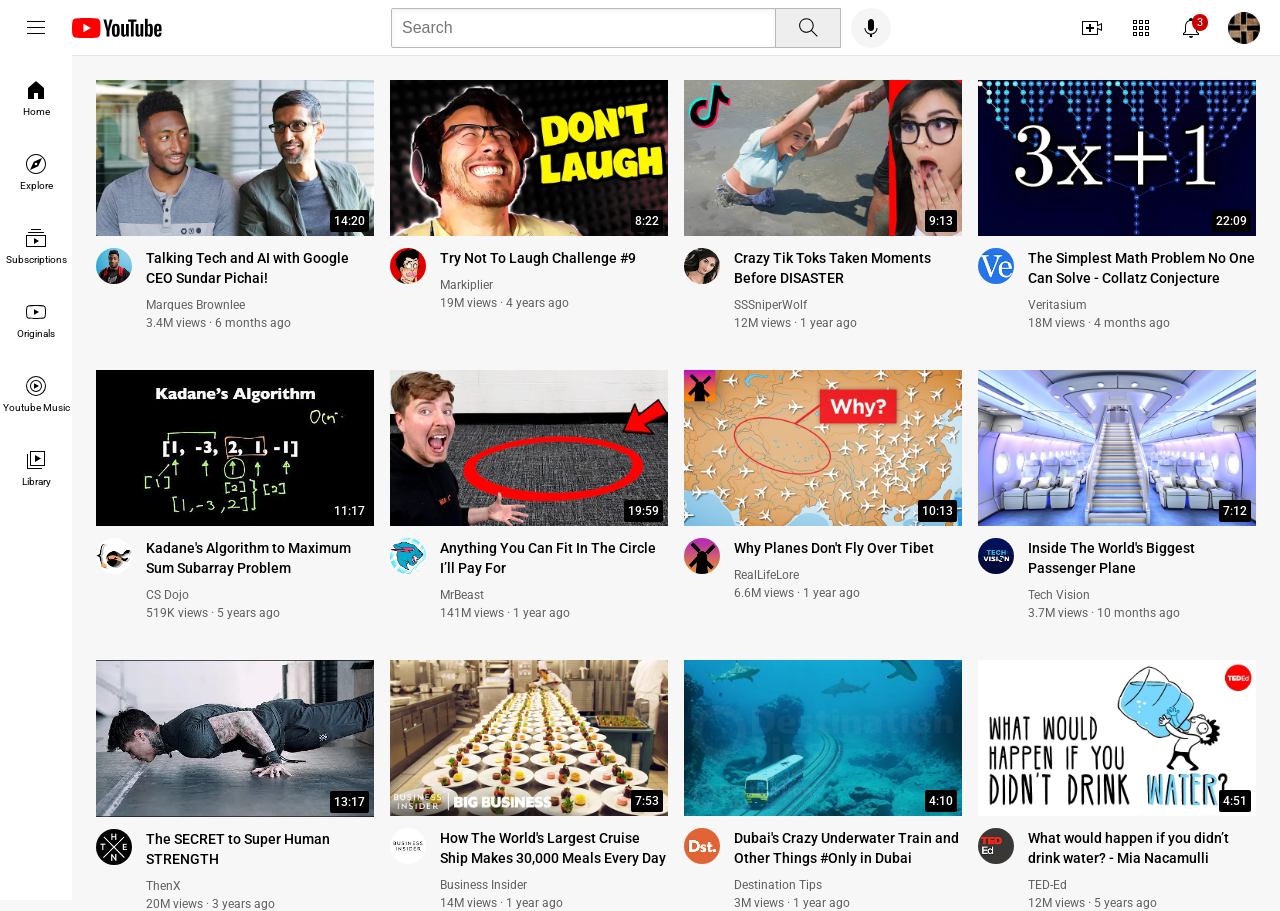
<file: index.html>
<!DOCTYPE html>
<html>
    <head>
        <title>Youtube.com Clone</title>
        <link rel="preconnect" href="https://fonts.googleapis.com">
        <link rel="preconnect" href="https://fonts.gstatic.com" crossorigin>
        <link href="https://fonts.googleapis.com/css2?family=Roboto:ital,wght@400;500;700&display=swap" rel="stylesheet">
        <link rel="stylesheet" href="styles/general.css">
        <link rel="stylesheet" href="styles/header.css">
        <link rel="stylesheet" href="styles/video.css">
        <link rel="stylesheet" href="styles/sidebar.css">
    </head>
    <body>
        <!--
        display property
        block element = takes all the entire line like a paragraph even if we change the width
        inline block element = takes as much space as they need like the image and input elements
        inline element = just appear inside text elements like span and strong
        a div is a block element thats is meant to be a container

        Nested layouts technique = combination of
        Vertical layout
        Horizontal layout
        -->
        <!--
        Semantic elements
        They are the same as divs but they give special meaning
        and instruction to seach engines (header, nav, main and section)
        -->
        <header class="header">
            <div class="left-section">
                <img class="hamburger-menu" src="icons/hamburger-menu.svg">
                <img class="youtube-logo" src="icons/youtube-logo.svg">
            </div>
            <div class="middle-section">
                <!--type text, checkbox...-->
                <input class="search-bar" type="text" placeholder="Search">
                <button class="search-button">
                    <img class="search-icon" src="icons/search.svg">
                    <div class="tooltip">Search</div>
                </button>
                <button class="voice-search-button">
                    <img class="voice-search-icon" src="icons/voice-search-icon.svg">
                    <div class="tooltip">Search with your voice</div>
                </button>
            </div>
            <div class="right-section">
                <div class="upload-icon-container">
                    <img class="upload-icon" src="icons/upload.svg">
                    <div class="tooltip">Create</div>
                </div>
                <div class="youtube-apps-icon-container">
                    <img class="youtube-apps-icon" src="icons/youtube-apps.svg">
                    <div class="tooltip">Apps</div>
                </div>
                <div class="notifications-icon-container">
                    <img class="notifications-icon" src="icons/notifications.svg">
                    <div class="notifications-count">3</div>
                    <div class="tooltip">Notifications</div>
                </div>
                <img class="current-user-picture" src="channel-pictures/mychannel.jpg">
            </div>
            
        </header>
        
        <nav class="sidebar">
            <div class="sidebar-link">
                <img src="icons/home.svg">
                <div>Home</div>
            </div>
            <div class="sidebar-link">
                <img src="icons/explore.svg">
                <div>Explore</div>
            </div>
            <div class="sidebar-link">
                <img src="icons/subscriptions.svg">
                <div>Subscriptions</div>
            </div>
            <div class="sidebar-link">
                <img src="icons/originals.svg">
                <div>Originals</div>
            </div>
            <div class="sidebar-link">
                <img src="icons/youtube-music.svg">
                <div>Youtube Music</div>
            </div>
            <div class="sidebar-link">
                <img src="icons/library.svg">
                <div>Library</div>
            </div>
        </nav>

        <main>
            <section class="video-grid">
                <div class="video-preview">
                    <div class="thumbnail-row">
                        <!-- i investigated and rel="noopener noreferrer" adds secrutiry to the data when opening other sites-->
                        <a href="https://www.youtube.com/watch?v=n2RNcPRtAiY" target="_blank" rel="noopener noreferrer">
                            <img class="thumbnail" src="thumbnails/thumbnail-1.webp">
                        </a>
                        <div class="video-time">
                            14:20
                        </div>
                    </div>
                    <div class="video-info-grid">
                        <div class="channel-picture">
                            <img class="profile-picture" src="channel-pictures/channel-1.jpeg">
                        </div>
                        <div class="video-info">
                            <p class="video-title">
                                Talking Tech and AI with Google CEO Sundar Pichai!
                            </p>

                            <p class="video-author">
                                Marques Brownlee
                            </p>

                            <p class="video-stats">
                                3.4M views &#183; 6 months ago
                            </p>
                        </div>
                    </div>
                </div>

                <div class="video-preview">
                    <div class="thumbnail-row">
                        <a href="https://www.youtube.com/watch?v=mP0RAo9SKZk&t=1s" target="_blank" rel="noopener noreferrer">
                            <img class="thumbnail" src="thumbnails/thumbnail-2.webp">
                        </a>
                        <div class="video-time">
                            8:22
                        </div>
                    </div>
                    <div class="video-info-grid">
                        <div class="channel-picture">
                            <img class="profile-picture" src="channel-pictures/channel-2.jpeg">
                        </div>
                        <div class="video-info">
                            <p class="video-title">
                                Try Not To Laugh Challenge #9
                            </p>

                            <p class="video-author">
                                Markiplier
                            </p>
                
                            <p class="video-stats">
                                19M views &#183; 4 years ago
                            </p>
                        </div>
                    </div>
                </div>

                <div class="video-preview">
                    <div class="thumbnail-row">
                        <a href="https://www.youtube.com/watch?v=FgjPQQeTh1w" target="_blank" rel="noopener noreferrer">
                            <img class="thumbnail" src="thumbnails/thumbnail-3.webp">
                        </a>
                        <div class="video-time">
                            9:13
                        </div>
                    </div>
                    <div class="video-info-grid">
                        <div class="channel-picture">
                            <img class="profile-picture" src="channel-pictures/channel-3.jpeg">
                        </div>
                        <div class="video-info">
                            <p class="video-title">
                                Crazy Tik Toks Taken Moments Before DISASTER
                            </p>

                            <p class="video-author">
                                SSSniperWolf
                            </p>

                            <p class="video-stats">
                                12M views &#183; 1 year ago
                            </p>
                        </div>
                    </div>
                </div>

                <div class="video-preview">
                    <div class="thumbnail-row">
                        <a href="https://www.youtube.com/watch?v=094y1Z2wpJg" target="_blank" rel="noopener noreferrer">
                            <img class="thumbnail" src="thumbnails/thumbnail-4.webp">
                        </a>
                        <div class="video-time">
                            22:09
                        </div>
                    </div>
                    <div class="video-info-grid">
                        <div class="channel-picture">
                            <img class="profile-picture" src="channel-pictures/channel-4.jpeg">
                        </div>
                        <div class="video-info">
                            <p class="video-title">
                                The Simplest Math Problem No One Can Solve - Collatz Conjecture
                            </p>

                            <p class="video-author">
                                Veritasium
                            </p>
                
                            <p class="video-stats">
                                18M views &#183; 4 months ago
                            </p>
                        </div>
                    </div>
                </div>

                <div class="video-preview">
                    <div class="thumbnail-row">
                        <a href="https://www.youtube.com/watch?v=86CQq3pKSUw" target="_blank" rel="noopener noreferrer">
                            <img class="thumbnail" src="thumbnails/thumbnail-5.webp">
                        </a>
                        <div class="video-time">
                            11:17
                        </div>
                    </div>
                    <div class="video-info-grid">
                        <div class="channel-picture">
                            <img class="profile-picture" src="channel-pictures/channel-5.jpeg">
                        </div>
                        <div class="video-info">
                            <p class="video-title">
                                Kadane's Algorithm to Maximum Sum Subarray Problem
                            </p>

                            <p class="video-author">
                                CS Dojo
                            </p>

                            <p class="video-stats">
                                519K views &#183; 5 years ago
                            </p>
                        </div>
                    </div>
                </div>

                <div class="video-preview">
                    <div class="thumbnail-row">
                        <a href="https://www.youtube.com/watch?v=yXWw0_UfSFg" target="_blank" rel="noopener noreferrer">
                            <img class="thumbnail" src="thumbnails/thumbnail-6.webp">
                        </a>
                        <div class="video-time">
                            19:59
                        </div>
                    </div>
                    <div class="video-info-grid">
                        <div class="channel-picture">
                            <img class="profile-picture" src="channel-pictures/channel-6.jpeg">
                        </div>
                        <div class="video-info">
                            <p class="video-title">
                                Anything You Can Fit In The Circle I’ll Pay For
                            </p>

                            <p class="video-author">
                                MrBeast
                            </p>
                
                            <p class="video-stats">
                                141M views &#183; 1 year ago
                            </p>
                        </div>
                    </div>
                </div>

                <div class="video-preview">
                    <div class="thumbnail-row">
                        <a href="https://www.youtube.com/watch?v=fNVa1qMbF9Y" target="_blank" rel="noopener noreferrer">
                            <img class="thumbnail" src="thumbnails/thumbnail-7.webp">
                        </a>
                        <div class="video-time">
                            10:13
                        </div>
                    </div>
                    <div class="video-info-grid">
                        <div class="channel-picture">
                            <img class="profile-picture" src="channel-pictures/channel-7.jpeg">
                        </div>
                        <div class="video-info">
                            <p class="video-title">
                                Why Planes Don't Fly Over Tibet
                            </p>

                            <p class="video-author">
                                RealLifeLore
                            </p>
                
                            <p class="video-stats">
                                6.6M views &#183; 1 year ago
                            </p>
                        </div>
                    </div>
                </div>

                <div class="video-preview">
                    <div class="thumbnail-row">
                        <a href="https://www.youtube.com/watch?v=lFm4EM1juls" target="_blank" rel="noopener noreferrer">
                            <img class="thumbnail" src="thumbnails/thumbnail-8.webp">
                        </a>
                        <div class="video-time">
                            7:12
                        </div>
                    </div>
                    <div class="video-info-grid">
                        <div class="channel-picture">
                            <img class="profile-picture" src="channel-pictures/channel-8.jpeg">
                        </div>
                        <div class="video-info">
                            <p class="video-title">
                                Inside The World's Biggest Passenger Plane
                            </p>

                            <p class="video-author">
                                Tech Vision
                            </p>
                
                            <p class="video-stats">
                                3.7M views &#183; 10 months ago
                            </p>
                        </div>
                    </div>
                </div>

                <div class="video-preview">
                    <div class="thumbnail-row">
                        <a href="https://www.youtube.com/watch?v=ixmxOlcrlUc" target="_blank" rel="noopener noreferrer">
                            <img class="thumbnail" src="thumbnails/thumbnail-9.webp">
                        </a>
                        <div class="video-time">
                            13:17
                        </div>
                    </div>
                    <div class="video-info-grid">
                        <div class="channel-picture">
                            <img class="profile-picture" src="channel-pictures/channel-9.jpeg">
                        </div>
                        <div class="video-info">
                            <p class="video-title">
                                The SECRET to Super Human STRENGTH
                            </p>

                            <p class="video-author">
                                ThenX
                            </p>
                
                            <p class="video-stats">
                                20M views &#183; 3 years ago
                            </p>
                        </div>
                    </div>
                </div>

                <div class="video-preview">
                    <div class="thumbnail-row">
                        <a href="https://www.youtube.com/watch?v=R2vXbFp5C9o" target="_blank" rel="noopener noreferrer">
                            <img class="thumbnail" src="thumbnails/thumbnail-10.webp">
                        </a>
                        <div class="video-time">
                            7:53
                        </div>
                    </div>
                    <div class="video-info-grid">
                        <div class="channel-picture">
                            <img class="profile-picture" src="channel-pictures/channel-10.jpeg">
                        </div>
                        <div class="video-info">
                            <p class="video-title">
                                How The World's Largest Cruise Ship Makes 30,000 Meals Every Day
                            </p>

                            <p class="video-author">
                                Business Insider
                            </p>
                
                            <p class="video-stats">
                                14M views &#183; 1 year ago
                            </p>
                        </div>
                    </div>
                </div>

                <div class="video-preview">
                    <div class="thumbnail-row">
                        <a href="https://www.youtube.com/watch?v=0nZuYyXET3s" target="_blank" rel="noopener noreferrer">
                            <img class="thumbnail" src="thumbnails/thumbnail-11.webp">
                        </a>
                        <div class="video-time">
                            4:10
                        </div>
                    </div>
                    <div class="video-info-grid">
                        <div class="channel-picture">
                            <img class="profile-picture" src="channel-pictures/channel-11.jpeg">
                        </div>
                        <div class="video-info">
                            <p class="video-title">
                                Dubai's Crazy Underwater Train and Other Things #Only in Dubai
                            </p>

                            <p class="video-author">
                                Destination Tips
                            </p>
                
                            <p class="video-stats">
                                3M views &#183; 1 year ago
                            </p>
                        </div>
                    </div>
                </div>

                <div class="video-preview">
                    <div class="thumbnail-row">
                        <a href="https://www.youtube.com/watch?v=9iMGFqMmUFs" target="_blank" rel="noopener noreferrer">
                            <img class="thumbnail" src="thumbnails/thumbnail-12.webp">
                        </a>
                        <div class="video-time">
                            4:51
                        </div>
                    </div>
                    <div class="video-info-grid">
                        <div class="channel-picture">
                            <img class="profile-picture" src="channel-pictures/channel-12.jpeg">
                        </div>
                        <div class="video-info">
                            <p class="video-title">
                                What would happen if you didn’t drink water? - Mia Nacamulli
                            </p>

                            <p class="video-author">
                                TED-Ed
                            </p>
                
                            <p class="video-stats">
                                12M views &#183; 5 years ago
                            </p>
                        </div>
                    </div>
                </div>

            </section>
        </main>

    </body>
</html>
</file>
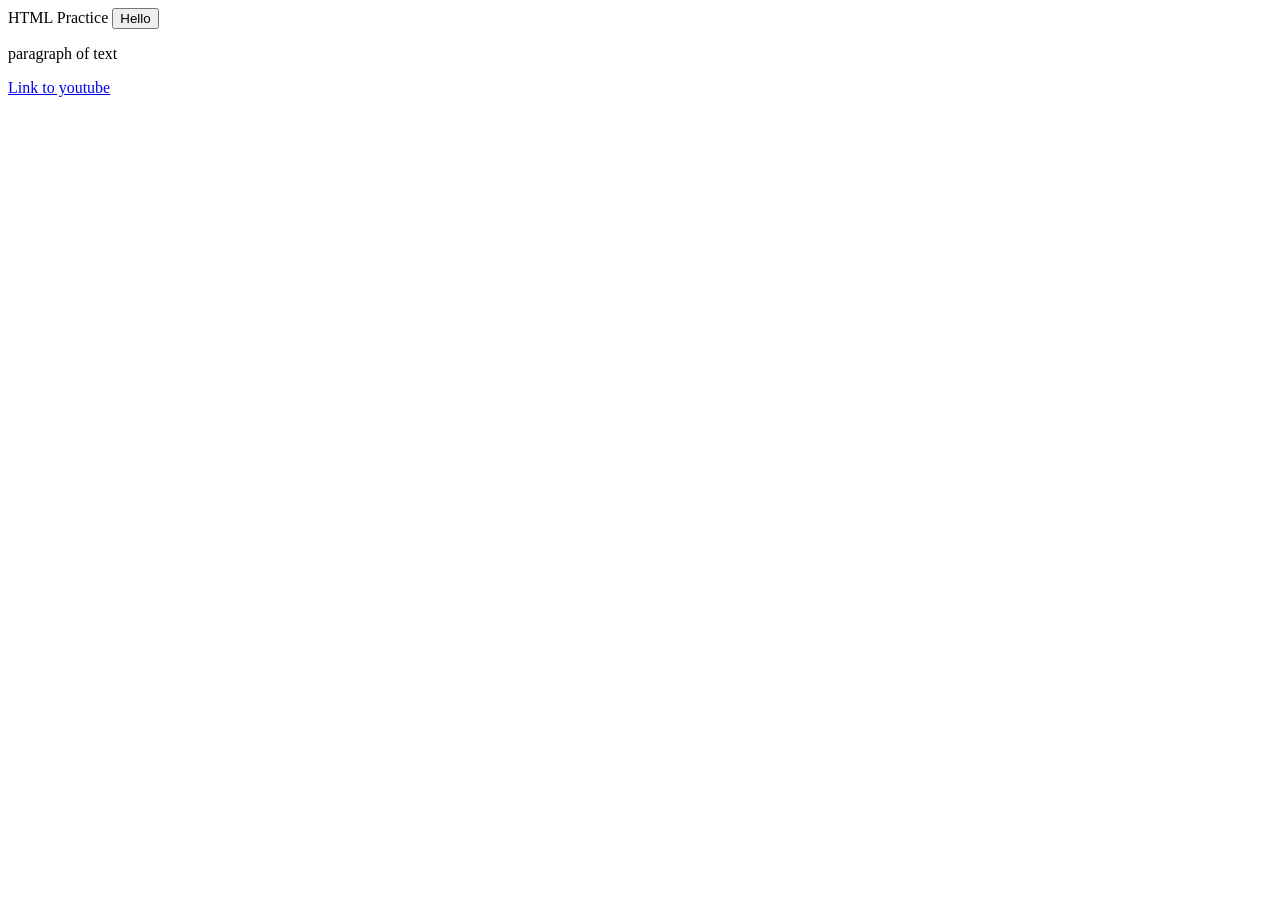
<file: intro-to-html/index.html>
<!DOCTYPE html><!--to use a modern version of html-->
<html>
    <head>
        <tittle>HTML Practice</tittle>
    </head>
    <body>
        <button>Hello</button>
        <p>
            paragraph of text
        </p>
        <!-- atributes and values -->
        <a href="https://www.youtube.com/" target="_blank">Link to youtube</a>
    </body>
</html>
</file>
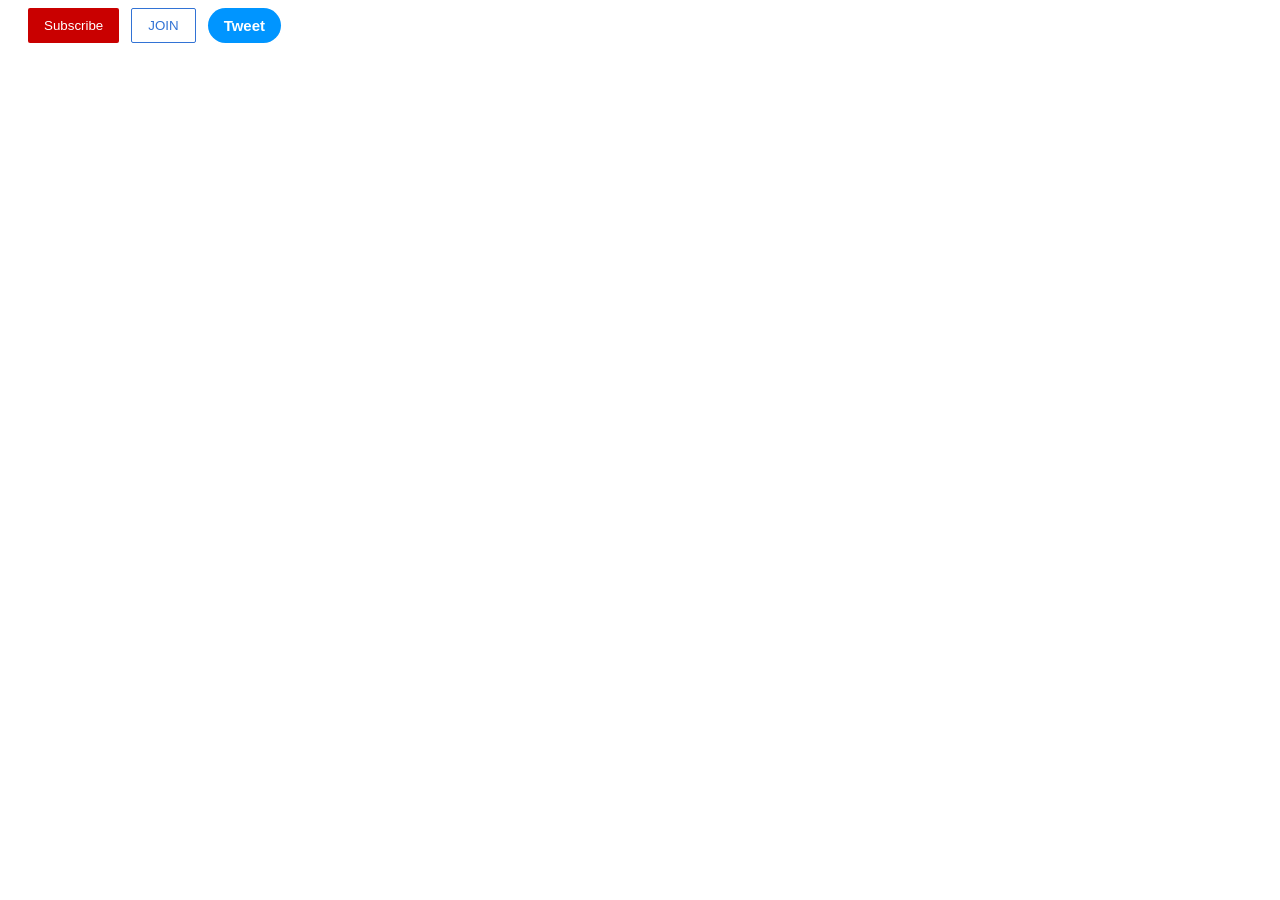
<file: buttons.html>
<!DOCTYPE html>
<html>
    <head>
        <title>Buttons Practice</title>
        <!--void element dont need a closing tag-->
        <link rel="stylesheet" href="styles/buttons.css">
    </head>
    <body>
        <!-- Class atribute to just modify some elements-->
        <button class="subscribe-button">
            Subscribe
        </button>

        <button class="join-button">
            JOIN
        </button>

        <button class="tweet-button">
            Tweet
        </button>
    </body>
</html>
</file>
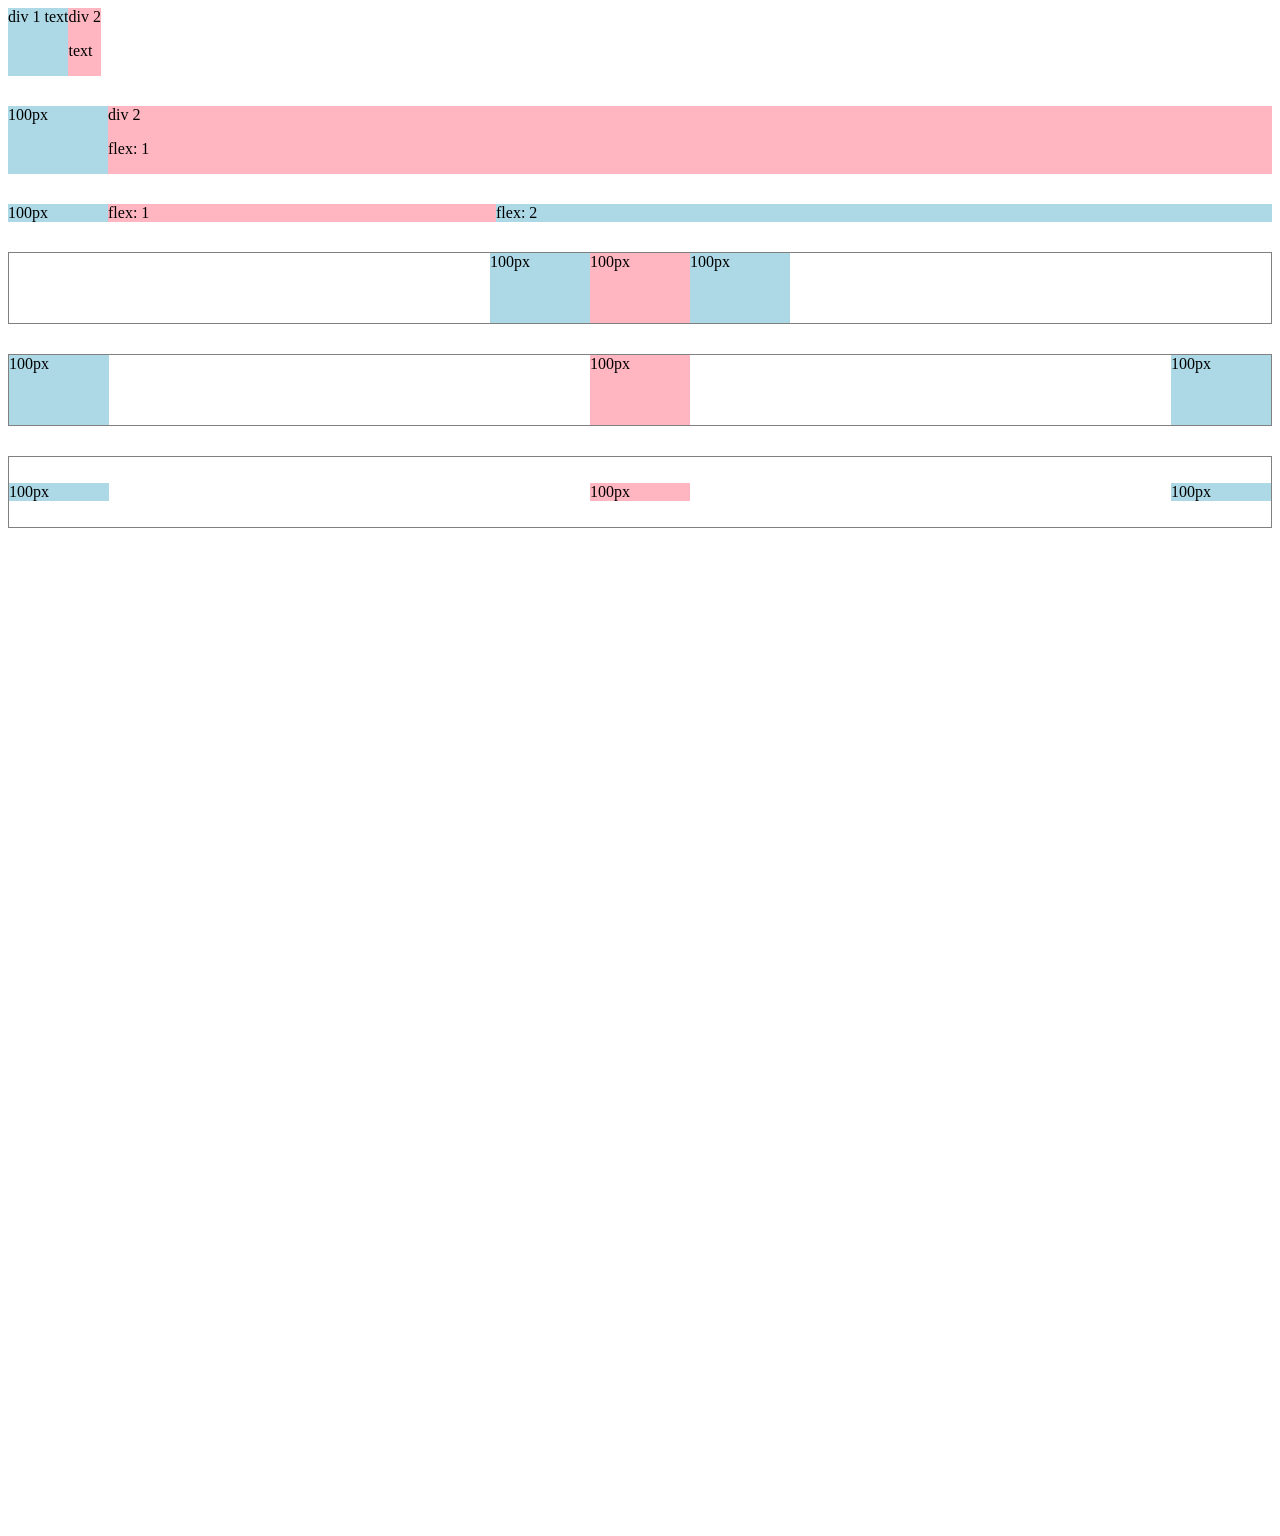
<file: flexbox.html>
<!DOCTYPE html>
<html>
    <head>
        <title>Flexbox Practice</title>
    </head>
    <body style="padding-bottom: 1000px;">
        <div style="
            display: flex;
            flex-direction: row;
            ">
            <!--
            with flex the divs dont act as block elements enymore they just 
            take as much space as they need to, compared to grid we dont 
            need to set the columns, they are also vertical aligned

            Its better to use flexbox when u have elements that change
            grid=rigid layout
            flex=flexible layout
            -->
            <div style="background-color: lightblue;">div 1 text</div>
            <div style="background-color: lightpink;">div 2 <p>text</p></div>
        </div>

        <div style="
            margin-top: 30px;
            display: flex;
            flex-direction: row;
            ">
            <div style="
            background-color: lightblue;
            width: 100px;
            ">100px</div>
            <div style="
            background-color: lightpink;
            flex: 1;
            ">div 2 <p>flex: 1</p></div>
        </div>

        <div style="
            margin-top: 30px;
            display: flex;
            flex-direction: row;
            ">
            <div style="
            background-color: lightblue;
            width: 100px;
            ">100px</div>
            <div style="
            background-color: lightpink;
            flex: 1;
            ">flex: 1</div>
            <div style="
            background-color: lightblue;
            flex: 2;
            ">flex: 2</div>
        </div>

        <div style="
            margin-top: 30px;
            height: 70px;
            border-width: 1px;
            border-style: solid;
            border-color: gray;
            display: flex;
            flex-direction: row;
            /*
            justify changes the alignment of the flex display
            default: start
            */
            justify-content: center;
            ">
            <div style="
            background-color: lightblue;
            width: 100px;
            ">100px</div>
            <div style="
            background-color: lightpink;
            width: 100px;
            ">100px</div>
            <div style="
            background-color: lightblue;
            width: 100px;
            ">100px</div>
        </div>

        <div style="
            margin-top: 30px;
            height: 70px;
            border-width: 1px;
            border-style: solid;
            border-color: gray;
            display: flex;
            flex-direction: row;
            /*
            justify space between spreads the elments evenly across the flex
            */
            justify-content: space-between;
            ">
            <div style="
            background-color: lightblue;
            width: 100px;
            ">100px</div>
            <div style="
            background-color: lightpink;
            width: 100px;
            ">100px</div>
            <div style="
            background-color: lightblue;
            width: 100px;
            ">100px</div>
        </div>

        <div style="
            margin-top: 30px;
            height: 70px;
            border-width: 1px;
            border-style: solid;
            border-color: gray;
            display: flex;
            flex-direction: row;
            justify-content: space-between;
            /*
            align-items default values is stretching wich 
            makes the elements stretch verticaly, with start they just align to the top, we
            can also place them in the end and in the center (bottom and center)
            */
            align-items: center;
            ">
            <div style="
            background-color: lightblue;
            width: 100px;
            ">100px</div>
            <div style="
            background-color: lightpink;
            width: 100px;
            ">100px</div>
            <div style="
            background-color: lightblue;
            width: 100px;
            ">100px</div>
        </div>
        
    </body>
</html>
</file>
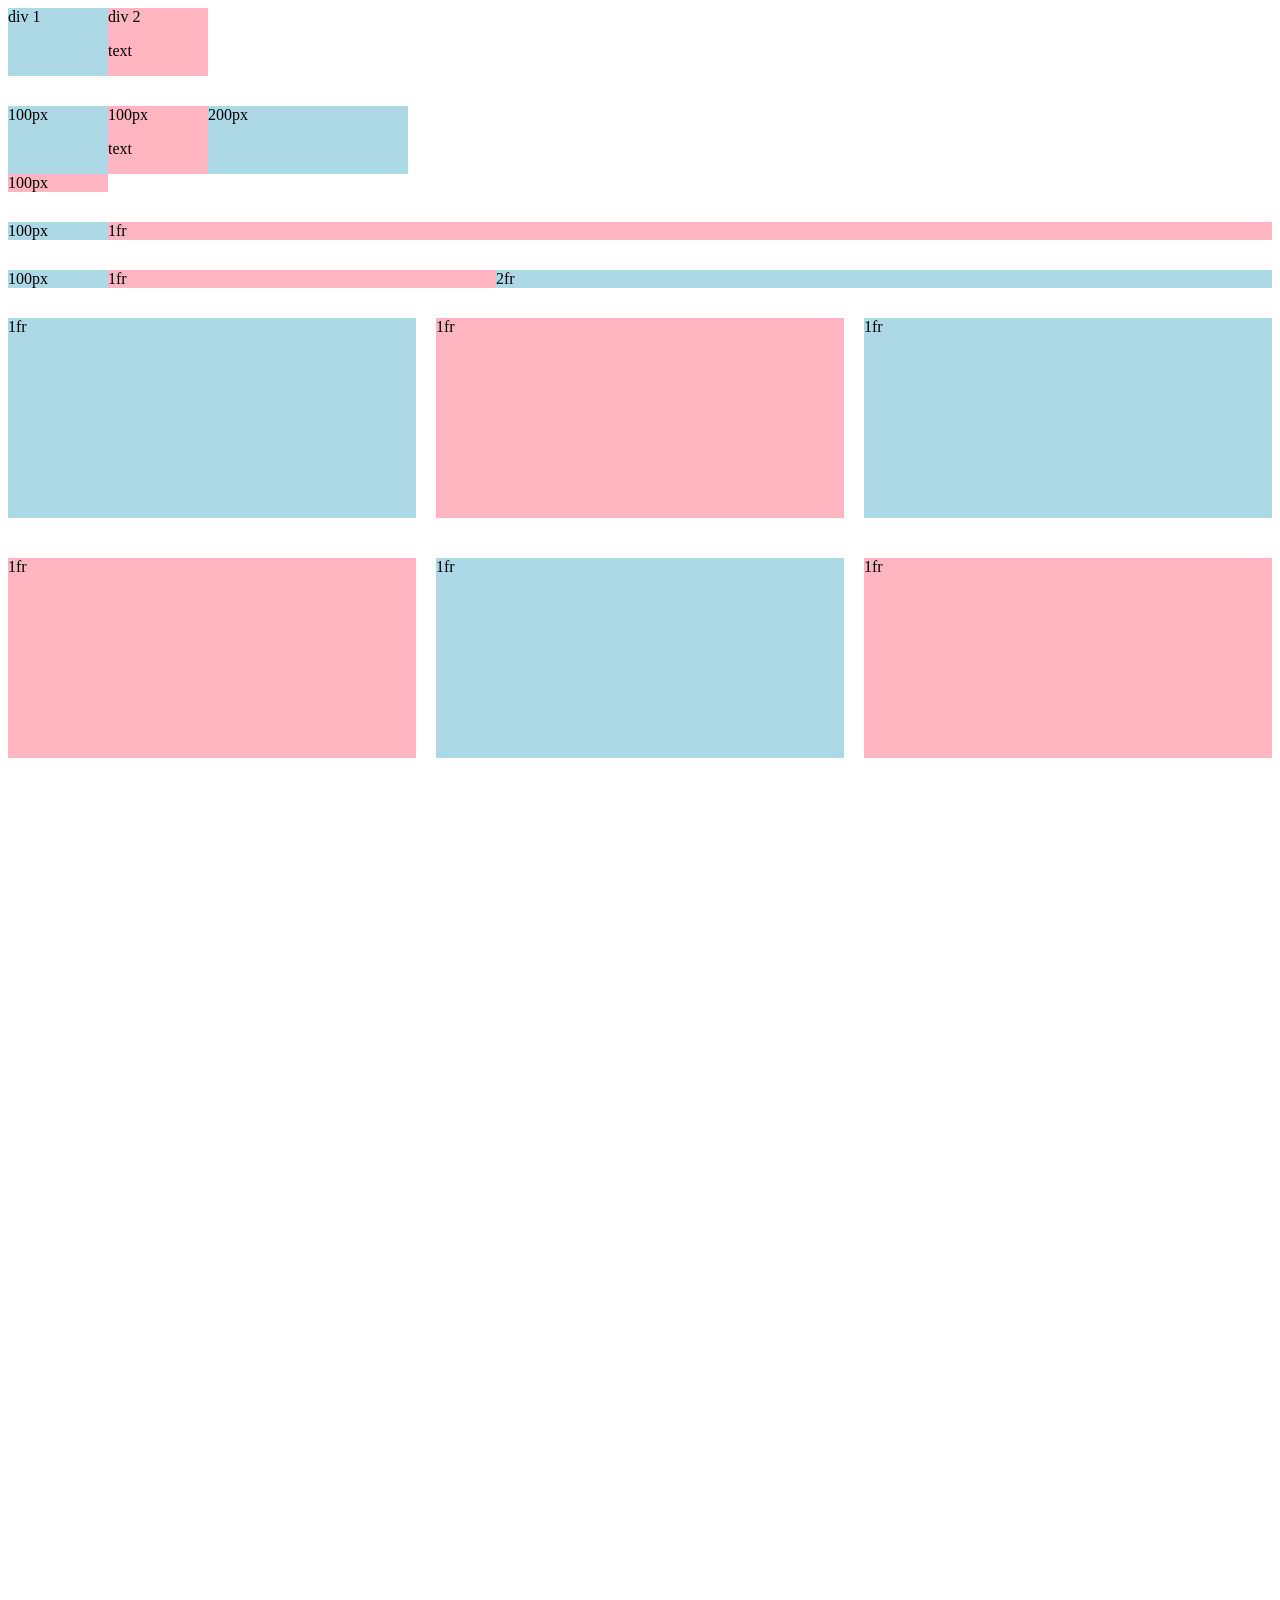
<file: grid.html>
<!DOCTYPE html>
<html>
    <head>
        <title>Grid Practice</title>
    </head>
    <body style="padding-bottom: 1000px;">
        <!--Grid
        the elements (divs) are vertical aligned
        there is no space between the divs
        -->
        <div style="
        display: grid;
        grid-template-columns: 100px 100px;
        ">
            <!--inline styles-->
            <div style="background-color: lightblue;">div 1</div>
            <div style="background-color: lightpink;">div 2<p>text</p></div>
        </div>

        <div style="
        margin-top: 30px;
        display: grid;
        grid-template-columns: 100px 100px 200px;
        ">
            <!--inline styles-->
            <div style="background-color: lightblue;">100px</div>
            <div style="background-color: lightpink;">100px<p>text</p></div>
            <div style="background-color: lightblue;">200px</div>
            <div style="background-color: lightpink;">100px</div>
        </div>

        <div style="
        margin-top: 30px;
        display: grid;
        grid-template-columns: 100px 1fr;
        ">
            <!--inline styles-->
            <div style="background-color: lightblue;">100px</div>
            <div style="background-color: lightpink;">1fr</div>
        </div>

        <div style="
        margin-top: 30px;
        display: grid;
        grid-template-columns: 100px 1fr 2fr;
        ">
            <!--inline styles-->
            <div style="background-color: lightblue;">100px</div>
            <div style="background-color: lightpink;">1fr</div>
            <div style="background-color: lightblue;">2fr</div>
        </div>

        <div style="
        margin-top: 30px;
        display: grid;
        grid-template-columns: 1fr 1fr 1fr;
        column-gap: 20px;
        row-gap: 40px;
        ">
            <!--inline styles-->
            <div style="background-color: lightblue; height: 200px;">1fr</div>
            <div style="background-color: lightpink; height: 200px;">1fr</div>
            <div style="background-color: lightblue; height: 200px;">1fr</div>
            <div style="background-color: lightpink; height: 200px;">1fr</div>
            <div style="background-color: lightblue; height: 200px;">1fr</div>
            <div style="background-color: lightpink; height: 200px;">1fr</div>
        </div>

    </body>
</html>
</file>
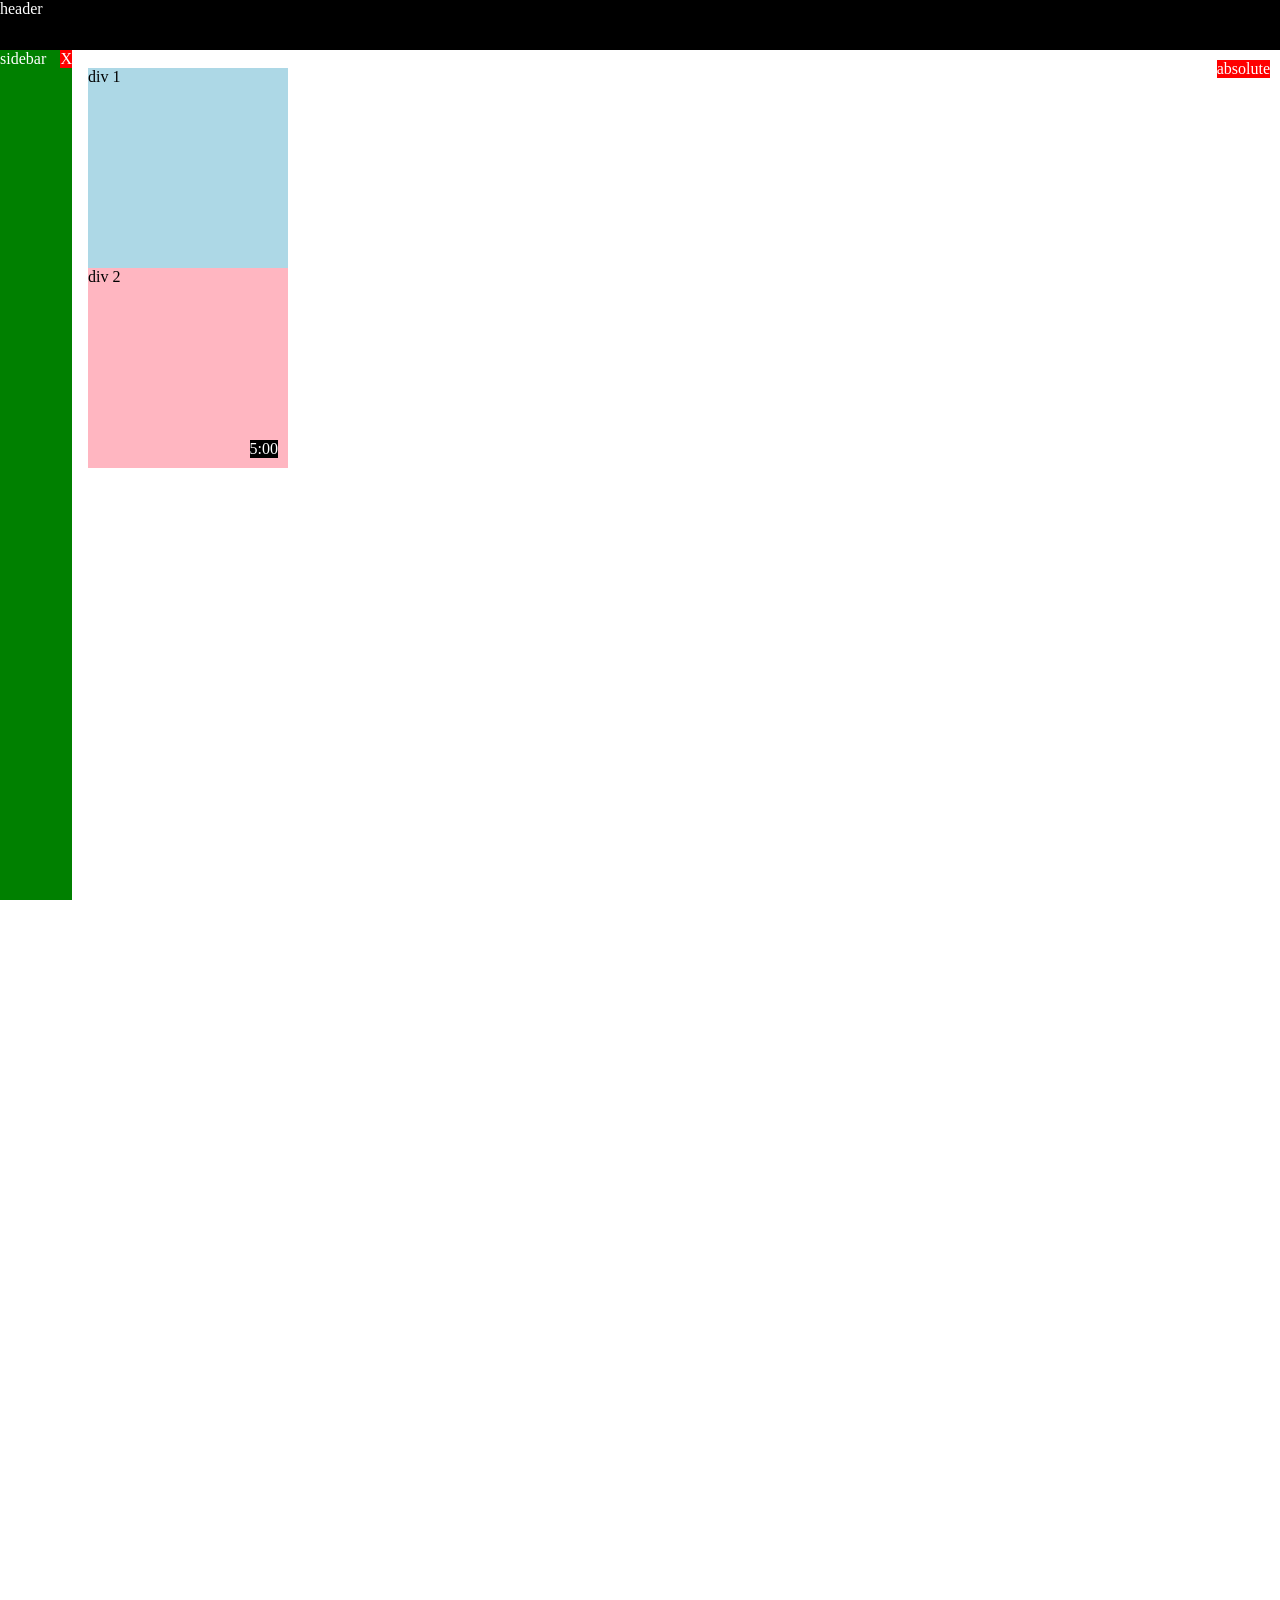
<file: position.html>
<!DOCTYPE html>
<html>
    <head>
        <title>Position Practice</title>
    </head>
    <body style="
        height: 3000px;
        /*to create space so the header doesnt cover other elements*/
        padding-top: 60px;
        padding-left: 80px;
    ">
        <!--
        If we place a position absolute inside a position fixed we can put
        a element wherever we want inside the element with the position fixed
        like for examen in the corner of it.
        If the element has a position relative instead of a position fixed the
        element with the absolute position that is inside is able to move with
        the element that has the relative position because the absolute element
        is now relative to the elemenet with that position and its not relative
        to the page anymore
        -->
        <div style="
            background-color: black;
            color: white;
            position: fixed;
            /*
            how far is the element from the some direction of the window
            if we use opposite directions the element stretches
            */
            top: 0;
            left: 0;
            right: 0;
            height: 50px;
            /*
            with z index we cabn determine which elements
            appear above others the value we type is the layer
            so if its greater than another one itll appear above
            this just happens to elements without position static 
            like elements with position relative
            */
            z-index: 100;
        ">header</div>

        <div style="
        background-color: green;
        color: white;
        position: fixed;
        left: 0;
        bottom: 0;
        top: 50px;
        width: 72px;
        ">
            sidebar
            <div style="
                position: absolute;
                background-color: red;
                color: white;
                right: 0;
                top: 0;
            ">
                X
            </div>
        </div>

        <div style="
            position: absolute;
            background-color: red;
            color: white;
            right: 10px;
            top: 60px;
            /*
            this element can appear above the header
            since elements that are created below
            appear above others
            */
        ">
            absolute
        </div>

        <div style="
            background-color: lightblue;
            height: 200px;
            width: 200px;
            /*position: static is the default value*/
            position: static;
        ">div 1</div>

        <div style="
            background-color: lightpink;
            height: 200px;
            width: 200px;
            position: relative;
        ">div 2
        <div style="
            position: absolute;
            background-color: rgb(0, 0, 0);
            color: white;
            right: 10px;
            bottom: 10px;
        ">
            5:00
        </div>
    </div>
    </body>
</html>
</file>
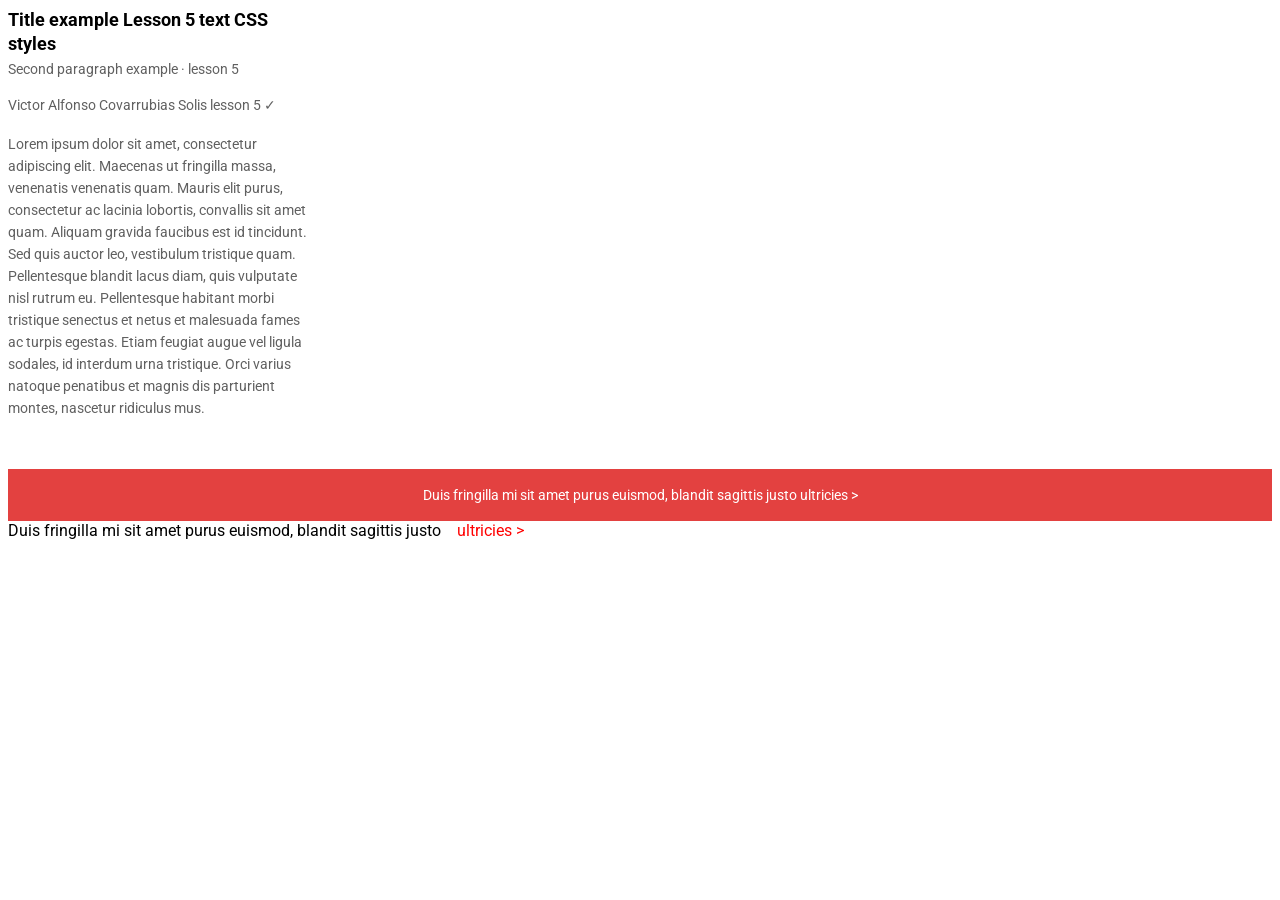
<file: text.html>
<!DOCTYPE html>
<html>
    <head>
        <title>Text Practice</title>
        <link rel="stylesheet" href="styles/text.css">
        <link rel="preconnect" href="https://fonts.googleapis.com">
        <link rel="preconnect" href="https://fonts.gstatic.com" crossorigin>
        <link href="https://fonts.googleapis.com/css2?family=Roboto:ital,wght@400;700&display=swap" rel="stylesheet">
    </head>
    <body>
        <p class="first-paragraph">
            Title example Lesson 5 text CSS styles
        </p>

        <p class="second-paragraph">
            Second paragraph example &#183; lesson 5
        </p>

        <p class="third-paragraph">
            Victor Alfonso Covarrubias Solis lesson 5 &#10003;
        </p>

        <p class="fourth-paragraph">
            Lorem ipsum dolor sit amet, consectetur adipiscing elit. Maecenas ut fringilla 
            massa, venenatis venenatis quam. Mauris elit purus, consectetur ac lacinia 
            lobortis, convallis sit amet quam. Aliquam gravida faucibus est id tincidunt. 
            Sed quis auctor leo, vestibulum tristique quam. Pellentesque blandit lacus 
            diam, quis vulputate nisl rutrum eu. Pellentesque habitant morbi tristique 
            senectus et netus et malesuada fames ac turpis egestas. Etiam feugiat augue 
            vel ligula sodales, id interdum urna tristique. Orci varius natoque penatibus 
            et magnis dis parturient montes, nascetur ridiculus mus.
        </p>

        <!--text elements <strong>, <u>, <span> = more flexible one to style-->
        <p class="fifth-paragraph">
            Duis fringilla mi sit amet purus euismod, blandit sagittis justo 
            <span class="shop-link">ultricies &#62;</span> 
        </p>

        <p>
            Duis fringilla mi sit amet purus euismod, blandit sagittis justo 
            <span class="span-example">ultricies &#62;</span> 
        </p>    
    </body>
</html>
</file>
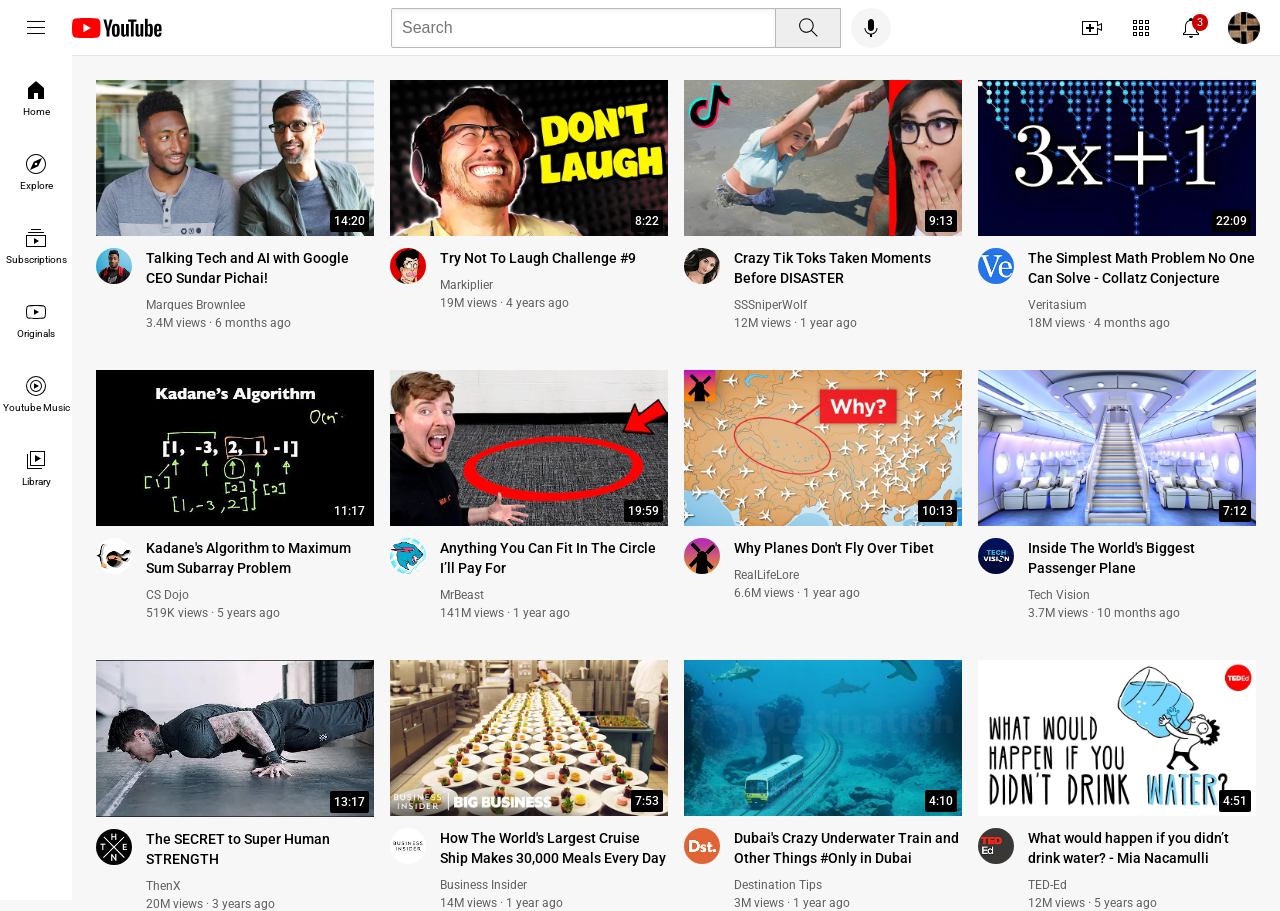
<file: youtube.html>
<!DOCTYPE html>
<html>
    <head>
        <title>Youtube.com Clone</title>
        <link rel="preconnect" href="https://fonts.googleapis.com">
        <link rel="preconnect" href="https://fonts.gstatic.com" crossorigin>
        <link href="https://fonts.googleapis.com/css2?family=Roboto:ital,wght@400;500;700&display=swap" rel="stylesheet">
        <link rel="stylesheet" href="styles/general.css">
        <link rel="stylesheet" href="styles/header.css">
        <link rel="stylesheet" href="styles/video.css">
        <link rel="stylesheet" href="styles/sidebar.css">
    </head>
    <body>
        <!--
        display property
        block element = takes all the entire line like a paragraph even if we change the width
        inline block element = takes as much space as they need like the image and input elements
        inline element = just appear inside text elements like span and strong
        a div is a block element thats is meant to be a container

        Nested layouts technique = combination of
        Vertical layout
        Horizontal layout
        -->
        <!--
        Semantic elements
        They are the same as divs but they give special meaning
        and instruction to seach engines (header, nav, main and section)
        -->
        <header class="header">
            <div class="left-section">
                <img class="hamburger-menu" src="icons/hamburger-menu.svg">
                <img class="youtube-logo" src="icons/youtube-logo.svg">
            </div>
            <div class="middle-section">
                <!--type text, checkbox...-->
                <input class="search-bar" type="text" placeholder="Search">
                <button class="search-button">
                    <img class="search-icon" src="icons/search.svg">
                    <div class="tooltip">Search</div>
                </button>
                <button class="voice-search-button">
                    <img class="voice-search-icon" src="icons/voice-search-icon.svg">
                    <div class="tooltip">Search with your voice</div>
                </button>
            </div>
            <div class="right-section">
                <div class="upload-icon-container">
                    <img class="upload-icon" src="icons/upload.svg">
                    <div class="tooltip">Create</div>
                </div>
                <div class="youtube-apps-icon-container">
                    <img class="youtube-apps-icon" src="icons/youtube-apps.svg">
                    <div class="tooltip">Apps</div>
                </div>
                <div class="notifications-icon-container">
                    <img class="notifications-icon" src="icons/notifications.svg">
                    <div class="notifications-count">3</div>
                    <div class="tooltip">Notifications</div>
                </div>
                <img class="current-user-picture" src="channel-pictures/mychannel.jpg">
            </div>
            
        </header>
        
        <nav class="sidebar">
            <div class="sidebar-link">
                <img src="icons/home.svg">
                <div>Home</div>
            </div>
            <div class="sidebar-link">
                <img src="icons/explore.svg">
                <div>Explore</div>
            </div>
            <div class="sidebar-link">
                <img src="icons/subscriptions.svg">
                <div>Subscriptions</div>
            </div>
            <div class="sidebar-link">
                <img src="icons/originals.svg">
                <div>Originals</div>
            </div>
            <div class="sidebar-link">
                <img src="icons/youtube-music.svg">
                <div>Youtube Music</div>
            </div>
            <div class="sidebar-link">
                <img src="icons/library.svg">
                <div>Library</div>
            </div>
        </nav>

        <main>
            <section class="video-grid">
                <div class="video-preview">
                    <div class="thumbnail-row">
                        <img class="thumbnail" src="thumbnails/thumbnail-1.webp">
                        <div class="video-time">
                            14:20
                        </div>
                    </div>
                    <div class="video-info-grid">
                        <div class="channel-picture">
                            <img class="profile-picture" src="channel-pictures/channel-1.jpeg">
                        </div>
                        <div class="video-info">
                            <p class="video-title">
                                Talking Tech and AI with Google CEO Sundar Pichai!
                            </p>

                            <p class="video-author">
                                Marques Brownlee
                            </p>

                            <p class="video-stats">
                                3.4M views &#183; 6 months ago
                            </p>
                        </div>
                    </div>
                </div>

                <div class="video-preview">
                    <div class="thumbnail-row">
                        <img class="thumbnail" src="thumbnails/thumbnail-2.webp">
                        <div class="video-time">
                            8:22
                        </div>
                    </div>
                    <div class="video-info-grid">
                        <div class="channel-picture">
                            <img class="profile-picture" src="channel-pictures/channel-2.jpeg">
                        </div>
                        <div class="video-info">
                            <p class="video-title">
                                Try Not To Laugh Challenge #9
                            </p>

                            <p class="video-author">
                                Markiplier
                            </p>
                
                            <p class="video-stats">
                                19M views &#183; 4 years ago
                            </p>
                        </div>
                    </div>
                </div>

                <div class="video-preview">
                    <div class="thumbnail-row">
                        <img class="thumbnail" src="thumbnails/thumbnail-3.webp">
                        <div class="video-time">
                            9:13
                        </div>
                    </div>
                    <div class="video-info-grid">
                        <div class="channel-picture">
                            <img class="profile-picture" src="channel-pictures/channel-3.jpeg">
                        </div>
                        <div class="video-info">
                            <p class="video-title">
                                Crazy Tik Toks Taken Moments Before DISASTER
                            </p>

                            <p class="video-author">
                                SSSniperWolf
                            </p>

                            <p class="video-stats">
                                12M views &#183; 1 year ago
                            </p>
                        </div>
                    </div>
                </div>

                <div class="video-preview">
                    <div class="thumbnail-row">
                        <img class="thumbnail" src="thumbnails/thumbnail-4.webp">
                        <div class="video-time">
                            22:09
                        </div>
                    </div>
                    <div class="video-info-grid">
                        <div class="channel-picture">
                            <img class="profile-picture" src="channel-pictures/channel-4.jpeg">
                        </div>
                        <div class="video-info">
                            <p class="video-title">
                                The Simplest Math Problem No One Can Solve - Collatz Conjecture
                            </p>

                            <p class="video-author">
                                Veritasium
                            </p>
                
                            <p class="video-stats">
                                18M views &#183; 4 months ago
                            </p>
                        </div>
                    </div>
                </div>

                <div class="video-preview">
                    <div class="thumbnail-row">
                        <img class="thumbnail" src="thumbnails/thumbnail-5.webp">
                        <div class="video-time">
                            11:17
                        </div>
                    </div>
                    <div class="video-info-grid">
                        <div class="channel-picture">
                            <img class="profile-picture" src="channel-pictures/channel-5.jpeg">
                        </div>
                        <div class="video-info">
                            <p class="video-title">
                                Kadane's Algorithm to Maximum Sum Subarray Problem
                            </p>

                            <p class="video-author">
                                CS Dojo
                            </p>

                            <p class="video-stats">
                                519K views &#183; 5 years ago
                            </p>
                        </div>
                    </div>
                </div>

                <div class="video-preview">
                    <div class="thumbnail-row">
                        <img class="thumbnail" src="thumbnails/thumbnail-6.webp">
                        <div class="video-time">
                            19:59
                        </div>
                    </div>
                    <div class="video-info-grid">
                        <div class="channel-picture">
                            <img class="profile-picture" src="channel-pictures/channel-6.jpeg">
                        </div>
                        <div class="video-info">
                            <p class="video-title">
                                Anything You Can Fit In The Circle I’ll Pay For
                            </p>

                            <p class="video-author">
                                MrBeast
                            </p>
                
                            <p class="video-stats">
                                141M views &#183; 1 year ago
                            </p>
                        </div>
                    </div>
                </div>

                <div class="video-preview">
                    <div class="thumbnail-row">
                        <img class="thumbnail" src="thumbnails/thumbnail-7.webp">
                        <div class="video-time">
                            10:13
                        </div>
                    </div>
                    <div class="video-info-grid">
                        <div class="channel-picture">
                            <img class="profile-picture" src="channel-pictures/channel-7.jpeg">
                        </div>
                        <div class="video-info">
                            <p class="video-title">
                                Why Planes Don't Fly Over Tibet
                            </p>

                            <p class="video-author">
                                RealLifeLore
                            </p>
                
                            <p class="video-stats">
                                6.6M views &#183; 1 year ago
                            </p>
                        </div>
                    </div>
                </div>

                <div class="video-preview">
                    <div class="thumbnail-row">
                        <img class="thumbnail" src="thumbnails/thumbnail-8.webp">
                        <div class="video-time">
                            7:12
                        </div>
                    </div>
                    <div class="video-info-grid">
                        <div class="channel-picture">
                            <img class="profile-picture" src="channel-pictures/channel-8.jpeg">
                        </div>
                        <div class="video-info">
                            <p class="video-title">
                                Inside The World's Biggest Passenger Plane
                            </p>

                            <p class="video-author">
                                Tech Vision
                            </p>
                
                            <p class="video-stats">
                                3.7M views &#183; 10 months ago
                            </p>
                        </div>
                    </div>
                </div>

                <div class="video-preview">
                    <div class="thumbnail-row">
                        <img class="thumbnail" src="thumbnails/thumbnail-9.webp">
                        <div class="video-time">
                            13:17
                        </div>
                    </div>
                    <div class="video-info-grid">
                        <div class="channel-picture">
                            <img class="profile-picture" src="channel-pictures/channel-9.jpeg">
                        </div>
                        <div class="video-info">
                            <p class="video-title">
                                The SECRET to Super Human STRENGTH
                            </p>

                            <p class="video-author">
                                ThenX
                            </p>
                
                            <p class="video-stats">
                                20M views &#183; 3 years ago
                            </p>
                        </div>
                    </div>
                </div>

                <div class="video-preview">
                    <div class="thumbnail-row">
                        <img class="thumbnail" src="thumbnails/thumbnail-10.webp">
                        <div class="video-time">
                            7:53
                        </div>
                    </div>
                    <div class="video-info-grid">
                        <div class="channel-picture">
                            <img class="profile-picture" src="channel-pictures/channel-10.jpeg">
                        </div>
                        <div class="video-info">
                            <p class="video-title">
                                How The World's Largest Cruise Ship Makes 30,000 Meals Every Day
                            </p>

                            <p class="video-author">
                                Business Insider
                            </p>
                
                            <p class="video-stats">
                                14M views &#183; 1 year ago
                            </p>
                        </div>
                    </div>
                </div>

                <div class="video-preview">
                    <div class="thumbnail-row">
                        <img class="thumbnail" src="thumbnails/thumbnail-11.webp">
                        <div class="video-time">
                            4:10
                        </div>
                    </div>
                    <div class="video-info-grid">
                        <div class="channel-picture">
                            <img class="profile-picture" src="channel-pictures/channel-11.jpeg">
                        </div>
                        <div class="video-info">
                            <p class="video-title">
                                Dubai's Crazy Underwater Train and Other Things #Only in Dubai
                            </p>

                            <p class="video-author">
                                Destination Tips
                            </p>
                
                            <p class="video-stats">
                                3M views &#183; 1 year ago
                            </p>
                        </div>
                    </div>
                </div>

                <div class="video-preview">
                    <div class="thumbnail-row">
                        <img class="thumbnail" src="thumbnails/thumbnail-12.webp">
                        <div class="video-time">
                            4:51
                        </div>
                    </div>
                    <div class="video-info-grid">
                        <div class="channel-picture">
                            <img class="profile-picture" src="channel-pictures/channel-12.jpeg">
                        </div>
                        <div class="video-info">
                            <p class="video-title">
                                What would happen if you didn’t drink water? - Mia Nacamulli
                            </p>

                            <p class="video-author">
                                TED-Ed
                            </p>
                
                            <p class="video-stats">
                                12M views &#183; 5 years ago
                            </p>
                        </div>
                    </div>
                </div>

            </section>
        </main>

    </body>
</html>
</file>
<file: styles/general.css>
p{
    margin-top: 0;
    margin-bottom: 0;
}

body{
    /*
    the video time, paragraphs and all text inside the body 
    will get the font family since this is the outer element
    the inner elements (text elements) will get the same style because of the
    inheritance
    */
    font-family: Roboto, Arial, Helvetica, sans-serif;
    margin: 0;
    padding-top: 80px;
    padding-left: 96px;
    padding-right: 24px;
    background-color: rgb(247, 247, 247);
}
</file>
<file: styles/header.css>
.header{
    height: 55px;
    display: flex;
    /*flexdirection row is the default value so its not necessary to use it*/
    flex-direction: row;
    justify-content: space-between;
    position: fixed;
    top: 0px;
    left: 0px;
    right: 0px;
    z-index: 100;
    background-color: white;
    border-bottom-width: 1px;
    border-bottom-style: solid;
    border-bottom-color: rgb(228, 226, 226);
}

.left-section{
    display: flex;
    align-items: center;
}

.hamburger-menu{
    height: 24px;
    margin-left: 24px;
    margin-right: 24px;
}

.youtube-logo{
    height: 20px;
}

.middle-section{
    flex: 1;
    margin-left: 70px;
    margin-right: 30px;
    /*to limit the widht of the element*/
    max-width: 500px;
    display: flex;
    align-items: center;
}

.search-bar{
    flex: 1;
    height: 36px;
    padding-left: 10px;
    font-size: 16px;
    /*
    border-width: 1px;
    border-style: solid;
    border-color: rgb(186, 184, 184);
    */
    border: 1px solid rgb(186, 184, 184);
    border-radius: 2px;
    box-shadow: inset 1px 2px 5px rgb(0,0,0,0.05);
    /*to remove the default width of the searchbar*/
    width: 0;
}

.search-bar::placeholder{
    font-size: 16px;
}

.search-button{
    height: 40px;
    width: 66px;
    background-color: rgb(239, 238, 238);
    border-width: 1px;
    border-style: solid;
    border-color: rgb(186, 184, 184);
    margin-left: -1px;
    margin-right: 10px;
}

.search-button,
.voice-search-button,
.upload-icon-container,
.youtube-apps-icon-container,
.notifications-icon-container{
    display: flex;
    justify-content: center;
    align-items: center;
    position: relative;
}

.search-button .tooltip,
.voice-search-button .tooltip,
.upload-icon-container .tooltip,
.youtube-apps-icon-container .tooltip,
.notifications-icon-container .tooltip{
    position: absolute;
    background-color: gray;
    color: white;
    padding-top: 4px;
    padding-bottom: 4px;
    padding-left: 8px;
    padding-right: 8px;
    border-radius: 2px;
    font-size: 12px;
    bottom: -30px;
    /*to make invisible and then visible when hovering*/
    opacity: 0;
    transition: opacity 0.15s;
    pointer-events: none;
    white-space: nowrap;
}

.search-button:hover .tooltip,
.voice-search-button:hover .tooltip,
.upload-icon-container:hover .tooltip,
.youtube-apps-icon-container:hover .tooltip,
.notifications-icon-container:hover .tooltip{
    opacity: 1;
}

.search-icon{
    height: 25px;
}

.voice-search-button{
    height: 40px;
    width: 40px;
    border-radius: 20px;
    border: none;
    background-color: rgb(245, 245, 245);
}

.voice-search-icon{
    height: 24px;
}

.right-section{
    width: 180px;
    margin-right: 20px;
    display: flex;
    align-items: center;
    justify-content: space-between;
    /*to prevent the right section from shrinking (objects collapsing)*/
    flex-shrink: 0;
}

.upload-icon{
    height: 24px;
}

.youtube-apps-icon{
    height: 24px;
}

.notifications-icon{
    height: 24px;
}

.notifications-icon-container{
    position: relative;
}

.notifications-count{
    position: absolute;
    top: -2px;
    right: -5px;
    background-color: rgb(201, 0, 0);
    color: white;
    font-size: 11px;
    padding-left: 5px;
    padding-right: 5px;
    padding-top: 2px;
    padding-bottom: 2px;
    border-radius: 10px;
}

.current-user-picture{
    height: 32px;
    border-radius: 16px;
}
</file>
<file: styles/video.css>
.thumbnail{
    width: 100%;
    /*
    object-fit: cover;
    object-position: left;
    */
}

.video-title{
    margin-top: 0;
    font-size: 14px;
    font-weight: 500;
    line-height: 20px;
    margin-bottom: 10px;
}

.video-info-grid{
    display: grid;
    grid-template-columns: 50px 1fr;
}


.profile-picture{
    width: 36px;
    border-radius: 50px;
}

.thumbnail-row{
    margin-bottom: 8px;
    position: relative;
}

.video-author,
.video-stats{
    font-size: 12px;
    color: rgb(96,96,96);
}

.video-author{
    margin-bottom: 4px;
}

.video-grid{
    display: grid;
    grid-template-columns: 1fr 1fr 1fr;
    column-gap: 16px;
    row-gap: 40px;
}

/*to crerate a responsive site we need a media query*/

@media (max-width: 750px){
    .video-grid{
        grid-template-columns: 1fr 1fr;
    }
}

@media (min-width: 751px) and (max-width: 999px){
    .video-grid{
        grid-template-columns: 1fr 1fr 1fr;
    }
}

@media (min-width: 1000px){
    .video-grid{
        grid-template-columns: 1fr 1fr 1fr 1fr;
    }
}

.video-time{
    font-size: 12px;
    font-weight: 500;
    /*
    padding-left: 4px;
    padding-right: 4px;
    padding-top: 4px;
    padding-bottom: 4px;
    we can use just padding
    1 value: all four directions
    2 values: vertical horizontal
    4 values: clockwise (top, right, bottom and left)
    */
    padding: 4px;
    border-radius: 2px;
    background-color: black;
    color: white;
    position: absolute;
    bottom: 8px;
    right: 5px;
}
</file>
<file: styles/sidebar.css>
.sidebar{
    background-color: white;
    position: fixed;
    left: 0;
    bottom: 0;
    top: 55px;
    width: 72px;
    z-index: 200;
    padding-top: 5px;
}

.sidebar-link{
    height: 74px;
    display: flex;
    justify-content: center;
    align-items: center;
    /*
    to display flexboxes vertically
    also justify-content and align-items are reversed
    */
    flex-direction: column;
    cursor: pointer;
}

.sidebar-link:hover{
    background-color: rgb(232, 232, 232);
}

/*to taget all elements of one type inside another one*/
.sidebar-link img{
    height: 24px;
    margin-bottom: 4px;
}

.sidebar-link div{
    font-size: 10px;
}
</file>
<file: styles/buttons.css>
/* button = CSS Selector (element we are targeting*/
.subscribe-button{
    /* CSS property (background) : CSS value*/
    background-color: rgb(201, 0, 0);
    color: white;
    border: none;
    border-radius: 2px;
    cursor: pointer;
    margin-right: 8px;
    margin-left: 20px;
    /*
    height: 35px;
    width: 105px;
    */
    padding-top: 10px;
    padding-bottom: 10px;
    padding-left: 16px;
    padding-right: 16px;
    transition:opacity 0.15s;
    /*by default the browser tries to align the elements in this case the button by the text*/
    vertical-align: top;
}

/*pseudo class*/
.subscribe-button:hover{
    /*background-color: green;*/
    opacity: 0.8;
}
/*pseudo class*/
.subscribe-button:active{
    opacity: 0.4;
}

.join-button{
    /*box model | margin = ouside space, padding = inside space*/
    /*how far it is from other elements and how much space it takes up in the page*/
    background-color: white;
    border-color: rgb(50, 115, 213);
    border-style: solid;
    border-width: 1px;
    color: rgb(50, 115, 213);
    /*
    height: 35px;
    width: 60px;
    */
    /*the margin was givin an extra pixel so i educed the padding*/
    padding-top: 9px;
    padding-bottom: 9px;
    padding-left: 16px;
    padding-right: 16px;
    border-radius: 2px;
    cursor: pointer;
    transition: background-color 1s, color 1s;
}

.join-button:hover{
    background-color: rgb(50, 115, 213);
    color: white;
}

.join-button:active{
    opacity: 0.7;
}

.tweet-button{
    /* CSS property (background) : CSS value*/
    background-color: rgb(0, 149, 255);
    color: white;
    border: none;
    padding-top: 9px;
    padding-bottom: 9px;
    padding-left: 16px;
    padding-right: 16px;
    border-radius: 18px;
    font-weight: bold;
    font-size: 15px;
    cursor: pointer;
    margin-left: 8px;
    transition: box-shadow 0.15s;
    vertical-align: top;
}

.tweet-button:hover{
    box-shadow: 5px 5px 10px rgba(0, 0, 0, 0.15);
}
</file>
<file: styles/text.css>
/*
CSS Specificity the element gets the stylke with more priority
it depends on the selector here each paragraph has 2 selectors the P 
(paragraph) and another for each one the (class) the class selector 
is more specific so its the style that ends up being used
*/
p{
    /*Extra family fonts in case one fails*/
    font-family: Roboto,Arial, Helvetica, sans-serif;
    margin-top: 0;
    margin-bottom: 0;
}

.first-paragraph{
    /*
    font-style: italic;
    text-align: center;
    */
    font-weight: bold;
    font-size: 18px;
    width: 300px;
    line-height: 24px;
    margin-bottom: 5px;
}

.second-paragraph{
    font-size: 14px;
    color:rgb(96, 96, 96);
    margin-bottom: 20px;
}

.third-paragraph{
    color:rgb(96, 96, 96);
    font-size: 14px;
    margin-bottom: 20px;
}

.fourth-paragraph{
    color:rgb(96, 96, 96);
    font-size: 14px;
    width: 300px;
    line-height: 22px;
    margin-bottom: 50px;
}

.fifth-paragraph{
    background-color: rgb(227, 65, 64);
    color: white;
    font-size: 14px;
    text-align: center;
    padding-top: 18px;
    padding-bottom: 18px;
    /*text-decoration: underline;*/
}

.span-example{
    color: red;
    margin-left: 12px;
}

.span-example:hover{
    text-decoration: underline;
}

.shop-link{
    cursor: pointer;
}

.shop-link:hover{
    text-decoration: underline;
}
</file>
